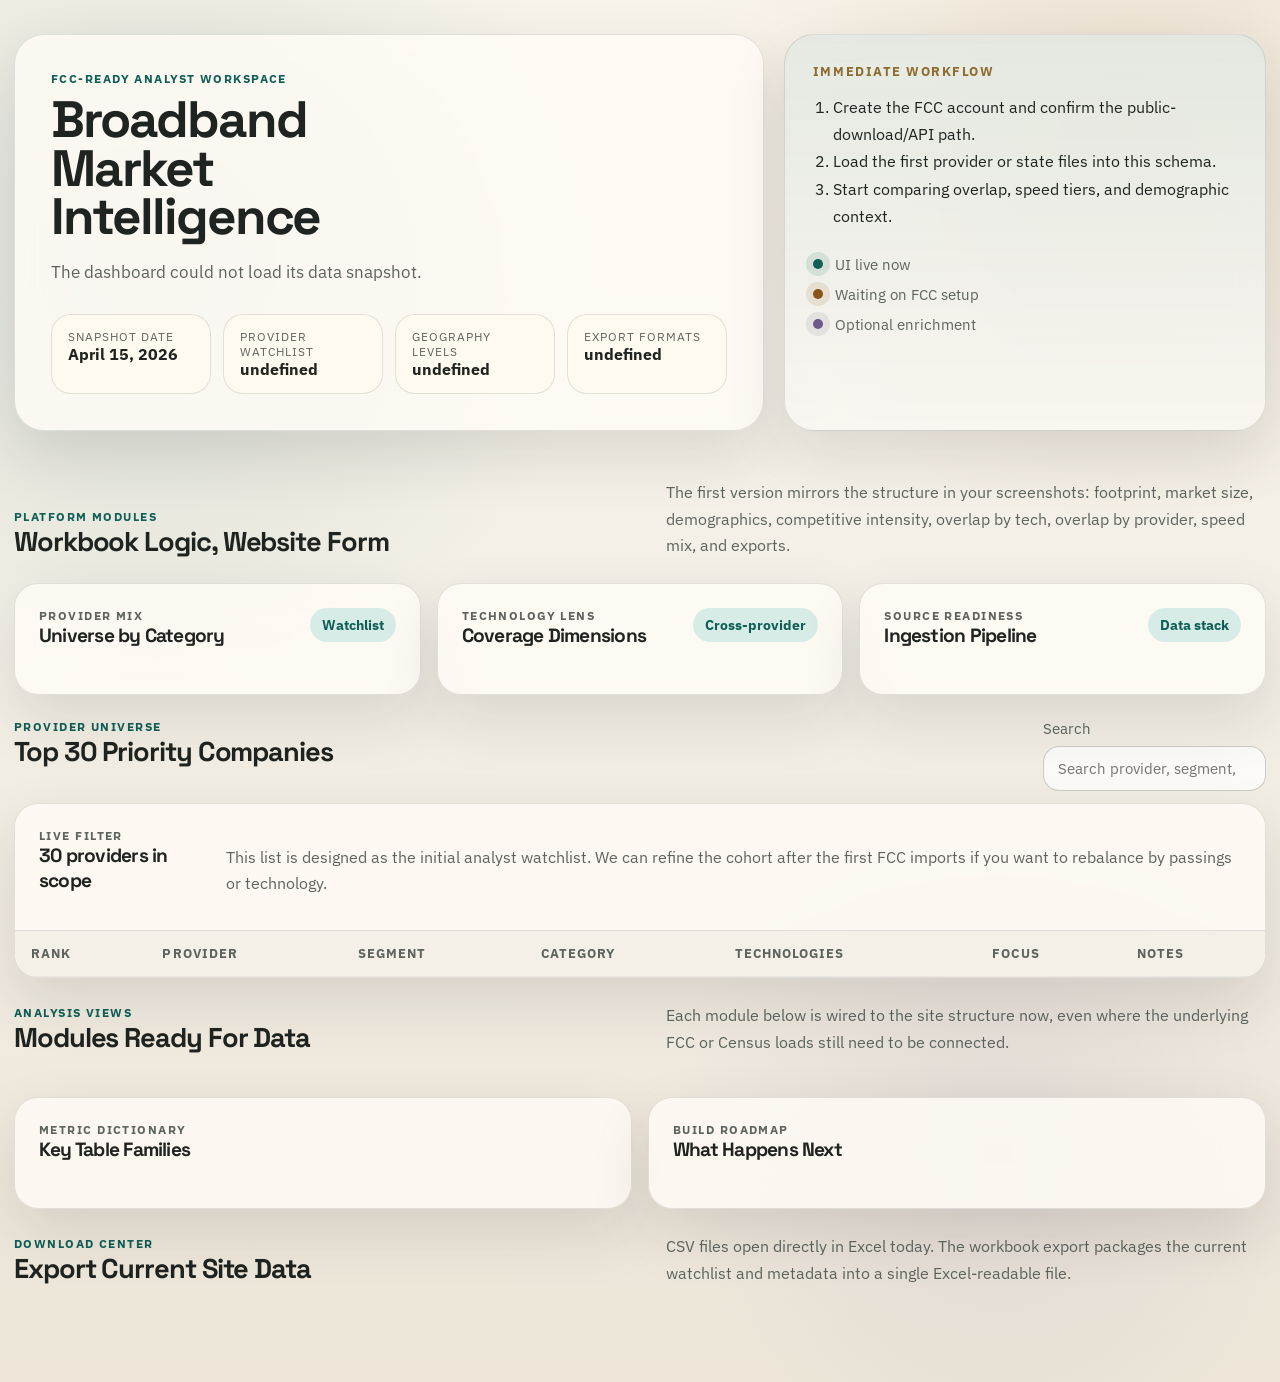
<file: index.html>
<!DOCTYPE html>
<html lang="en">
  <head>
    <meta charset="UTF-8" />
    <meta http-equiv="refresh" content="0; url=./site/" />
    <meta name="viewport" content="width=device-width, initial-scale=1.0" />
    <title>LiveOak Fiber Footprint Tracker</title>
    <script>
      window.location.replace("./site/");
    </script>
  </head>
  <body>
    <p>Redirecting to the tracker...</p>
    <p><a href="./site/">Open the site</a></p>
  </body>
</html>
</file>
<file: site/styles.css>
:root {
  --bg: #f3efe6;
  --bg-strong: #e4ddd0;
  --surface: rgba(255, 252, 246, 0.82);
  --surface-strong: #fffaf0;
  --ink: #1f2421;
  --muted: #5d645e;
  --line: rgba(31, 36, 33, 0.12);
  --line-strong: rgba(31, 36, 33, 0.22);
  --accent: #0f5f57;
  --accent-soft: #d7ece6;
  --accent-2: #8f6c2f;
  --accent-2-soft: #f1e5c8;
  --pending: #8a5417;
  --pending-soft: #f6e4c8;
  --optional: #6d5a88;
  --optional-soft: #e8e0f5;
  --shadow: 0 24px 60px rgba(31, 36, 33, 0.12);
  --radius-xl: 30px;
  --radius-lg: 24px;
  --radius-md: 18px;
}

* {
  box-sizing: border-box;
}

html {
  scroll-behavior: smooth;
}

body {
  margin: 0;
  min-height: 100vh;
  color: var(--ink);
  font-family: "IBM Plex Sans", sans-serif;
  background:
    radial-gradient(circle at 12% 18%, rgba(15, 95, 87, 0.12), transparent 28%),
    radial-gradient(circle at 88% 9%, rgba(143, 108, 47, 0.14), transparent 24%),
    radial-gradient(circle at 78% 82%, rgba(109, 90, 136, 0.1), transparent 22%),
    linear-gradient(180deg, #f8f3ea 0%, var(--bg) 46%, #ece5d8 100%);
}

a {
  color: var(--accent);
}

button,
input {
  font: inherit;
}

.page-shell {
  width: min(1280px, calc(100vw - 28px));
  margin: 0 auto;
  padding: 34px 0 72px;
}

.hero {
  display: grid;
  grid-template-columns: minmax(0, 1.4fr) minmax(280px, 0.9fr);
  gap: 20px;
  align-items: stretch;
}

.surface-card,
.hero-copy,
.hero-aside,
.status-card,
.view-card {
  border: 1px solid var(--line);
  box-shadow: var(--shadow);
  backdrop-filter: blur(18px);
  background: var(--surface);
}

.hero-copy,
.hero-aside {
  border-radius: var(--radius-xl);
}

.hero-copy {
  padding: 36px;
}

.hero-aside {
  padding: 28px;
  background:
    linear-gradient(180deg, rgba(15, 95, 87, 0.1), rgba(15, 95, 87, 0.02)),
    var(--surface);
}

.eyebrow,
.mini-label {
  margin: 0;
  letter-spacing: 0.12em;
  text-transform: uppercase;
  font-size: 0.75rem;
  font-weight: 700;
}

.eyebrow {
  color: var(--accent);
}

.mini-label {
  color: var(--muted);
}

h1,
h2,
h3 {
  margin: 0;
  font-family: "Space Grotesk", sans-serif;
  letter-spacing: -0.04em;
}

h1 {
  margin-top: 10px;
  font-size: clamp(2.6rem, 4vw, 4.8rem);
  line-height: 0.95;
  max-width: 12ch;
}

h2 {
  font-size: clamp(1.7rem, 2vw, 2.3rem);
}

h3 {
  font-size: 1.2rem;
}

.tagline,
.hero-narrative,
.section-copy,
.status-detail,
.view-description,
.download-description,
.table-copy,
.definition-list p,
.roadmap-list p {
  color: var(--muted);
  line-height: 1.65;
}

.tagline {
  max-width: 64ch;
  margin: 16px 0 0;
  font-size: 1.08rem;
}

.hero-narrative {
  max-width: 68ch;
  margin: 14px 0 0;
}

.hero-meta {
  display: grid;
  grid-template-columns: repeat(4, minmax(0, 1fr));
  gap: 12px;
  margin-top: 28px;
}

.meta-pill {
  border-radius: 20px;
  padding: 14px 16px;
  background: var(--surface-strong);
  border: 1px solid var(--line);
}

.meta-label {
  display: block;
  color: var(--muted);
  font-size: 0.76rem;
  letter-spacing: 0.08em;
  text-transform: uppercase;
}

.panel-kicker {
  margin: 0 0 14px;
  color: var(--accent-2);
  font-size: 0.8rem;
  text-transform: uppercase;
  letter-spacing: 0.12em;
  font-weight: 700;
}

.workflow-list {
  margin: 0;
  padding-left: 20px;
  line-height: 1.7;
}

.legend {
  display: grid;
  grid-template-columns: 10px auto;
  gap: 10px 12px;
  align-items: center;
  margin-top: 24px;
  font-size: 0.95rem;
  color: var(--muted);
}

.legend-dot {
  width: 10px;
  height: 10px;
  border-radius: 999px;
}

.legend-dot.ready {
  background: var(--accent);
  box-shadow: 0 0 0 7px rgba(15, 95, 87, 0.12);
}

.legend-dot.pending {
  background: var(--pending);
  box-shadow: 0 0 0 7px rgba(138, 84, 23, 0.12);
}

.legend-dot.optional {
  background: var(--optional);
  box-shadow: 0 0 0 7px rgba(109, 90, 136, 0.12);
}

.status-strip,
.section-header,
.insight-grid,
.two-up,
.download-grid {
  margin-top: 24px;
}

.status-grid,
.insight-grid,
.view-grid,
.download-grid,
.two-up {
  display: grid;
  gap: 16px;
}

.status-grid {
  grid-template-columns: repeat(4, minmax(0, 1fr));
}

.status-card,
.surface-card,
.view-card {
  border-radius: var(--radius-lg);
}

.status-card {
  padding: 22px;
}

.status-value {
  display: block;
  margin-top: 10px;
  font-size: 1.3rem;
}

.status-detail {
  margin: 10px 0 0;
  font-size: 0.95rem;
}

.section-header {
  display: flex;
  justify-content: space-between;
  gap: 20px;
  align-items: end;
}

.section-copy {
  max-width: 60ch;
  margin: 0;
}

.insight-grid {
  grid-template-columns: repeat(3, minmax(0, 1fr));
}

.surface-card {
  padding: 24px;
}

.card-head {
  display: flex;
  justify-content: space-between;
  gap: 16px;
  align-items: start;
}

.chip,
.status-badge,
.filter-button,
.download-button {
  border-radius: 999px;
}

.chip,
.status-badge {
  display: inline-flex;
  align-items: center;
  justify-content: center;
  min-height: 34px;
  padding: 0 12px;
  background: var(--accent-soft);
  color: var(--accent);
  font-size: 0.86rem;
  font-weight: 700;
}

.bar-stack,
.source-list,
.definition-list,
.roadmap-list {
  display: grid;
  gap: 14px;
  margin-top: 22px;
}

.bar-row {
  display: grid;
  gap: 8px;
}

.bar-copy {
  display: flex;
  justify-content: space-between;
  gap: 14px;
  font-size: 0.95rem;
}

.bar-track {
  overflow: hidden;
  height: 11px;
  border-radius: 999px;
  background: rgba(15, 95, 87, 0.08);
}

.bar-fill {
  display: block;
  height: 100%;
  border-radius: inherit;
  background: linear-gradient(90deg, var(--accent) 0%, #2d8d82 100%);
}

.source-item,
.definition-item,
.roadmap-item {
  padding: 16px 18px;
  border-radius: 18px;
  border: 1px solid var(--line);
  background: rgba(255, 255, 255, 0.5);
}

.source-item strong,
.definition-item strong,
.roadmap-item strong {
  display: block;
  margin-bottom: 6px;
}

.source-item p,
.definition-item p,
.roadmap-item p {
  margin: 0;
}

.provider-header {
  align-items: start;
}

.provider-controls {
  display: grid;
  gap: 12px;
  justify-items: end;
}

.search-field {
  display: grid;
  gap: 8px;
  color: var(--muted);
  font-size: 0.92rem;
}

.search-field input {
  width: min(320px, 100%);
  padding: 12px 14px;
  border-radius: 16px;
  border: 1px solid var(--line-strong);
  background: rgba(255, 255, 255, 0.72);
  color: var(--ink);
}

.filter-row {
  display: flex;
  flex-wrap: wrap;
  justify-content: end;
  gap: 10px;
}

.filter-button {
  border: 1px solid var(--line);
  background: rgba(255, 255, 255, 0.58);
  padding: 10px 14px;
  color: var(--ink);
  cursor: pointer;
  transition: transform 160ms ease, background 160ms ease, border-color 160ms ease;
}

.filter-button:hover,
.filter-button:focus-visible,
.download-button:hover,
.download-button:focus-visible {
  transform: translateY(-1px);
}

.filter-button.is-active {
  background: var(--accent);
  border-color: var(--accent);
  color: #f6fffc;
}

.table-card {
  padding: 0;
  overflow: hidden;
}

.table-meta {
  display: flex;
  justify-content: space-between;
  gap: 18px;
  padding: 24px 24px 18px;
}

.table-shell {
  overflow: auto;
  border-top: 1px solid var(--line);
}

table {
  width: 100%;
  border-collapse: collapse;
  min-width: 1000px;
}

th,
td {
  padding: 14px 16px;
  text-align: left;
  border-bottom: 1px solid rgba(31, 36, 33, 0.08);
  vertical-align: top;
}

th {
  position: sticky;
  top: 0;
  background: rgba(245, 240, 231, 0.98);
  z-index: 1;
  font-size: 0.82rem;
  letter-spacing: 0.08em;
  text-transform: uppercase;
  color: var(--muted);
}

tbody tr:nth-child(2n) {
  background: rgba(255, 255, 255, 0.36);
}

.table-pill {
  display: inline-flex;
  align-items: center;
  min-height: 28px;
  padding: 0 10px;
  border-radius: 999px;
  background: rgba(15, 95, 87, 0.08);
  color: var(--accent);
  font-size: 0.84rem;
  font-weight: 700;
}

.view-grid {
  margin-top: 18px;
  grid-template-columns: repeat(4, minmax(0, 1fr));
}

.view-card {
  padding: 22px;
}

.view-description {
  margin: 14px 0 0;
}

.pill-list {
  display: flex;
  flex-wrap: wrap;
  gap: 8px;
  list-style: none;
  padding: 0;
  margin: 18px 0 0;
}

.pill-list li {
  padding: 8px 10px;
  border-radius: 999px;
  background: rgba(143, 108, 47, 0.12);
  color: #6f5521;
  font-size: 0.84rem;
  font-weight: 600;
}

.view-card[data-status="live_now"] .status-badge,
.view-card[data-status="ui_ready"] .status-badge {
  background: var(--accent-soft);
  color: var(--accent);
}

.view-card[data-status="fcc_data_ready"] .status-badge,
.source-item[data-status="ready_now"] .source-pill {
  background: var(--pending-soft);
  color: var(--pending);
}

.view-card[data-status="pending_account"] .status-badge,
.view-card[data-status="needs_census_enrichment"] .status-badge,
.source-item[data-status="pending_account"] .source-pill,
.source-item[data-status="planned_next"] .source-pill {
  background: rgba(138, 84, 23, 0.12);
  color: var(--pending);
}

.view-card[data-status="optional_license"] .status-badge,
.source-item[data-status="optional_license"] .source-pill {
  background: var(--optional-soft);
  color: var(--optional);
}

.two-up {
  grid-template-columns: repeat(2, minmax(0, 1fr));
}

.download-grid {
  grid-template-columns: repeat(3, minmax(0, 1fr));
}

.download-card {
  display: flex;
  flex-direction: column;
  justify-content: space-between;
  gap: 18px;
}

.download-description {
  margin: 10px 0 0;
}

.download-button {
  border: none;
  padding: 12px 16px;
  background: var(--accent);
  color: #f7fffd;
  cursor: pointer;
  justify-self: start;
}

.source-pill {
  display: inline-flex;
  align-items: center;
  min-height: 28px;
  padding: 0 10px;
  border-radius: 999px;
  font-size: 0.82rem;
  font-weight: 700;
}

.source-fields {
  margin-top: 10px;
  display: flex;
  flex-wrap: wrap;
  gap: 8px;
}

.source-fields span {
  padding: 7px 9px;
  border-radius: 999px;
  background: rgba(15, 95, 87, 0.08);
  color: var(--accent);
  font-size: 0.8rem;
}

.roadmap-item[data-status="next"] {
  border-color: rgba(15, 95, 87, 0.2);
}

.roadmap-item[data-status="queued"] {
  border-color: rgba(138, 84, 23, 0.2);
}

.roadmap-item[data-status="optional"] {
  border-color: rgba(109, 90, 136, 0.2);
}

@media (max-width: 1120px) {
  .hero,
  .insight-grid,
  .view-grid,
  .download-grid,
  .two-up,
  .status-grid {
    grid-template-columns: repeat(2, minmax(0, 1fr));
  }

  .hero-meta {
    grid-template-columns: repeat(2, minmax(0, 1fr));
  }

  .section-header,
  .table-meta {
    flex-direction: column;
    align-items: start;
  }

  .provider-controls,
  .filter-row {
    justify-items: start;
    justify-content: start;
  }
}

@media (max-width: 720px) {
  .page-shell {
    width: min(100vw - 18px, 100%);
    padding: 18px 0 52px;
  }

  .hero,
  .insight-grid,
  .view-grid,
  .download-grid,
  .two-up,
  .status-grid,
  .hero-meta {
    grid-template-columns: minmax(0, 1fr);
  }

  .hero-copy,
  .hero-aside,
  .surface-card,
  .status-card,
  .view-card {
    border-radius: 22px;
  }

  .hero-copy,
  .hero-aside,
  .surface-card,
  .status-card,
  .view-card {
    padding: 22px;
  }

  h1 {
    max-width: 100%;
    font-size: 2.5rem;
  }

  .table-shell {
    border-top: none;
  }

  .table-meta {
    padding: 22px;
  }

  th,
  td {
    padding: 12px;
  }
}
</file>
